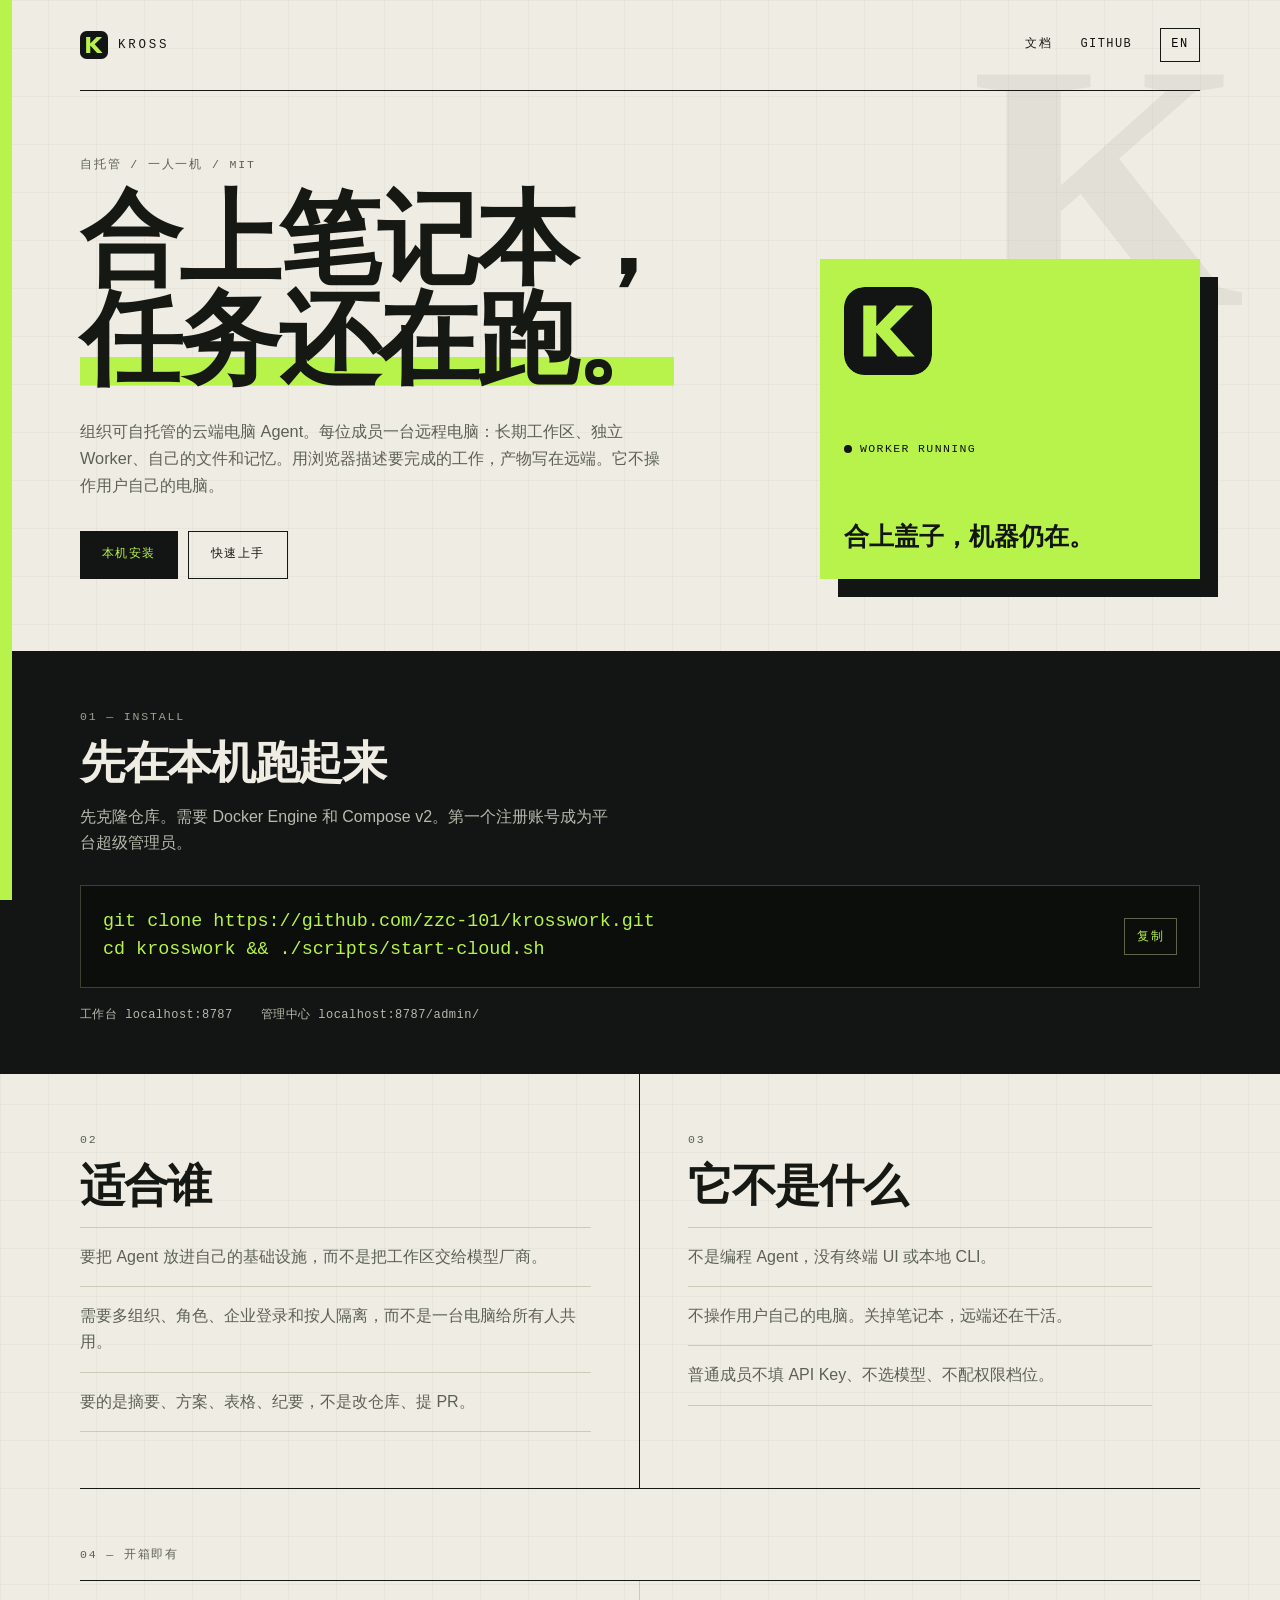
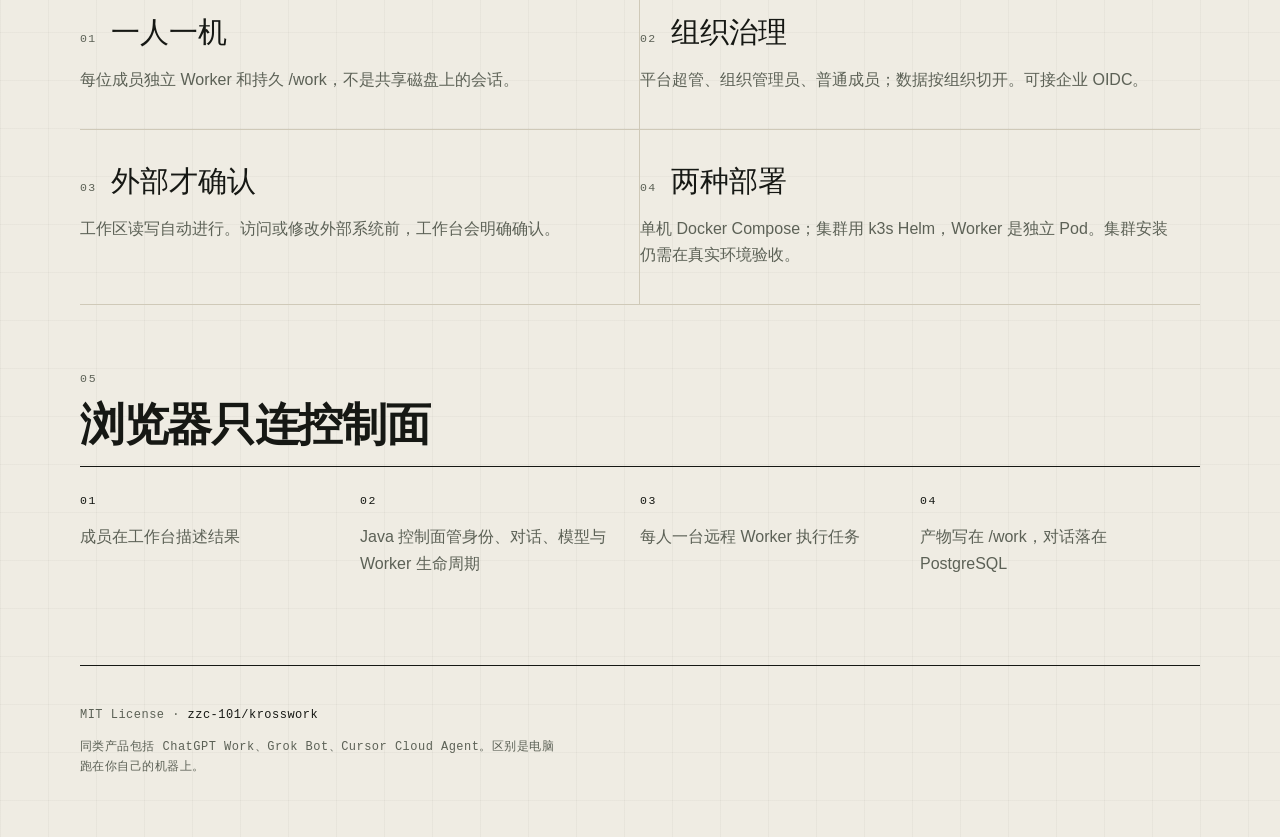
<file: site/index.html>
<!DOCTYPE html>
<html lang="zh-CN">
  <head>
    <meta charset="utf-8" />
    <meta name="viewport" content="width=device-width, initial-scale=1" />
    <title>Kross — 组织可自托管的云端电脑 Agent</title>
    <meta
      name="description"
      content="Kross 给每位成员一台远程电脑：长期工作区、独立 Worker、自己的文件和记忆。合上笔记本，任务还在跑。跑在你自己的 Docker 或 k3s 上。"
    />
    <meta name="theme-color" content="#efece3" />
    <link rel="canonical" href="https://zzc-101.github.io/krosswork/" />
    <link rel="icon" href="./icon.svg" type="image/svg+xml" />
    <link rel="apple-touch-icon" href="./icon-192.png" />
    <meta property="og:type" content="website" />
    <meta property="og:locale" content="zh_CN" />
    <meta property="og:title" content="Kross — 组织可自托管的云端电脑 Agent" />
    <meta
      property="og:description"
      content="每位成员一台远程电脑。整理资料、写出产物。不操作用户自己的电脑。"
    />
    <meta property="og:url" content="https://zzc-101.github.io/krosswork/" />
    <meta property="og:image" content="https://zzc-101.github.io/krosswork/og.png" />
    <meta property="og:image:width" content="1200" />
    <meta property="og:image:height" content="630" />
    <meta name="twitter:card" content="summary_large_image" />
    <meta name="twitter:image" content="https://zzc-101.github.io/krosswork/og.png" />
    <link rel="stylesheet" href="./styles.css" />
    <script type="application/ld+json">
      {
        "@context": "https://schema.org",
        "@type": "SoftwareApplication",
        "name": "Kross",
        "applicationCategory": "BusinessApplication",
        "operatingSystem": "Linux, macOS",
        "license": "https://opensource.org/licenses/MIT",
        "url": "https://zzc-101.github.io/krosswork/",
        "downloadUrl": "https://github.com/zzc-101/krosswork",
        "sameAs": "https://github.com/zzc-101/krosswork",
        "description": "组织可自托管的云端电脑 Agent。每位成员一台远程电脑：长期工作区、独立 Worker、自己的文件和记忆。",
        "offers": { "@type": "Offer", "price": "0", "priceCurrency": "USD" }
      }
    </script>
  </head>
  <body>
    <div class="spine" aria-hidden="true"></div>
    <a class="skip" href="#main">跳到正文</a>

    <header class="nav">
      <a class="brand" href="./">
        <img src="./icon.svg" width="28" height="28" alt="" />
        Kross
      </a>
      <nav>
        <a href="https://github.com/zzc-101/krosswork/blob/main/docs/README.md" data-i18n="docsNav">文档</a>
        <a href="https://github.com/zzc-101/krosswork">GitHub</a>
        <button type="button" class="lang" data-lang-toggle aria-label="切换为英文">EN</button>
      </nav>
    </header>

    <main id="main">
      <section class="hero">
        <div class="hero-copy">
          <p class="kicker"><span data-i18n="eyebrow">自托管 / 一人一机 / MIT</span></p>
          <h1>
            <span data-i18n="heroA">合上笔记本，</span><br />
            <em data-i18n="heroB">任务还在跑。</em>
          </h1>
          <p class="lede" data-i18n="lede">
            组织可自托管的云端电脑 Agent。每位成员一台远程电脑：长期工作区、独立 Worker、自己的文件和记忆。用浏览器描述要完成的工作，产物写在远端。它不操作用户自己的电脑。
          </p>
          <div class="actions">
            <a class="btn btn-solid" href="#install" data-i18n="installCta">本机安装</a>
            <a class="btn btn-line" href="https://github.com/zzc-101/krosswork/blob/main/docs/getting-started.md" data-i18n="start">快速上手</a>
          </div>
        </div>
        <aside class="stamp">
          <img src="./icon.svg" width="88" height="88" alt="" />
          <p class="led"><i></i> Worker running</p>
          <p data-i18n="stamp">合上盖子，机器仍在。</p>
        </aside>
      </section>

      <section class="band" id="install" aria-labelledby="install-title">
        <div class="band-inner">
          <div>
            <p class="kicker light">01 — install</p>
            <h2 id="install-title" data-i18n="installTitle">先在本机跑起来</h2>
            <p data-i18n="installLead">先克隆仓库。需要 Docker Engine 和 Compose v2。第一个注册账号成为平台超级管理员。</p>
          </div>
          <div class="cmd">
            <pre><code>git clone https://github.com/zzc-101/krosswork.git
cd krosswork &amp;&amp; ./scripts/start-cloud.sh</code></pre>
            <button type="button" class="copy" data-copy="git clone https://github.com/zzc-101/krosswork.git
cd krosswork && ./scripts/start-cloud.sh" data-i18n="copy">复制</button>
          </div>
          <p class="ports">
            <span><span data-i18n="workbench">工作台</span> localhost:8787</span>
            <span><span data-i18n="admin">管理中心</span> localhost:8787/admin/</span>
          </p>
        </div>
      </section>

      <section class="pair">
        <article>
          <p class="kicker">02</p>
          <h2 data-i18n="whoTitle">适合谁</h2>
          <ul>
            <li data-i18n="who1">要把 Agent 放进自己的基础设施，而不是把工作区交给模型厂商。</li>
            <li data-i18n="who2">需要多组织、角色、企业登录和按人隔离，而不是一台电脑给所有人共用。</li>
            <li data-i18n="who3">要的是摘要、方案、表格、纪要，不是改仓库、提 PR。</li>
          </ul>
        </article>
        <article>
          <p class="kicker">03</p>
          <h2 data-i18n="notTitle">它不是什么</h2>
          <ul>
            <li data-i18n="not1">不是编程 Agent，没有终端 UI 或本地 CLI。</li>
            <li data-i18n="not2">不操作用户自己的电脑。关掉笔记本，远端还在干活。</li>
            <li data-i18n="not3">普通成员不填 API Key、不选模型、不配权限档位。</li>
          </ul>
        </article>
      </section>

      <section class="spec">
        <p class="kicker">04 — <span data-i18n="incTitle">开箱即有</span></p>
        <dl>
          <div>
            <dt data-i18n="inc1t">一人一机</dt>
            <dd data-i18n="inc1d">每位成员独立 Worker 和持久 /work，不是共享磁盘上的会话。</dd>
          </div>
          <div>
            <dt data-i18n="inc2t">组织治理</dt>
            <dd data-i18n="inc2d">平台超管、组织管理员、普通成员；数据按组织切开。可接企业 OIDC。</dd>
          </div>
          <div>
            <dt data-i18n="inc3t">外部才确认</dt>
            <dd data-i18n="inc3d">工作区读写自动进行。访问或修改外部系统前，工作台会明确确认。</dd>
          </div>
          <div>
            <dt data-i18n="inc4t">两种部署</dt>
            <dd data-i18n="inc4d">单机 Docker Compose；集群用 k3s Helm，Worker 是独立 Pod。集群安装仍需在真实环境验收。</dd>
          </div>
        </dl>
      </section>

      <section class="steps" aria-labelledby="flow-title">
        <p class="kicker">05</p>
        <h2 id="flow-title" data-i18n="flowTitle">浏览器只连控制面</h2>
        <ol>
          <li data-i18n="flow1">成员在工作台描述结果</li>
          <li data-i18n="flow2">Java 控制面管身份、对话、模型与 Worker 生命周期</li>
          <li data-i18n="flow3">每人一台远程 Worker 执行任务</li>
          <li data-i18n="flow4">产物写在 /work，对话落在 PostgreSQL</li>
        </ol>
      </section>
    </main>

    <footer>
      <p>
        <span data-i18n="license">MIT License</span>
        ·
        <a href="https://github.com/zzc-101/krosswork">zzc-101/krosswork</a>
      </p>
      <p class="fine" data-i18n="fine">同类产品包括 ChatGPT Work、Grok Bot、Cursor Cloud Agent。区别是电脑跑在你自己的机器上。</p>
    </footer>

    <script src="./site.js"></script>
  </body>
</html>
</file>
<file: site/styles.css>
:root {
  --paper: #efece3;
  --ink: #161814;
  --mute: #5c6156;
  --line: #cfc9b8;
  --lime: #b7f34a;
  --night: #121513;
  --serif: "Songti SC", "STSong", "Noto Serif SC", "Georgia", "Times New Roman", serif;
  --sans: "PingFang SC", "Hiragino Sans GB", "Noto Sans SC", "Microsoft YaHei", sans-serif;
  --mono: "SF Mono", "Menlo", "IBM Plex Mono", ui-monospace, monospace;
  --pad: clamp(20px, 4vw, 56px);
  --max: 1120px;
}

* { box-sizing: border-box; }

html {
  background: var(--paper);
  color: var(--ink);
  font-family: var(--sans);
  font-size: 16px;
  line-height: 1.65;
  -webkit-font-smoothing: antialiased;
}

body {
  margin: 0;
  min-height: 100vh;
  background-image:
    linear-gradient(90deg, rgba(22, 24, 20, 0.035) 1px, transparent 1px),
    linear-gradient(rgba(22, 24, 20, 0.03) 1px, transparent 1px);
  background-size: 48px 48px;
}

.spine {
  position: fixed;
  inset: 0 auto 0 0;
  width: 12px;
  background: var(--lime);
  z-index: 8;
}

.skip {
  position: absolute;
  left: -999px;
}

.skip:focus {
  left: 28px;
  top: 12px;
  z-index: 20;
  background: var(--night);
  color: var(--lime);
  padding: 8px 12px;
}

a {
  color: inherit;
}

.nav,
footer,
.hero,
.pair,
.spec,
.steps,
.band-inner {
  width: min(var(--max), calc(100% - var(--pad) * 2));
  margin-inline: auto;
}

.nav {
  display: flex;
  align-items: center;
  justify-content: space-between;
  padding: 28px 0;
  border-bottom: 1px solid var(--ink);
}

.brand {
  display: flex;
  align-items: center;
  gap: 10px;
  text-decoration: none;
  font-family: var(--mono);
  font-size: 0.78rem;
  letter-spacing: 0.22em;
  text-transform: uppercase;
}

.nav nav {
  display: flex;
  align-items: center;
  gap: 28px;
  font-family: var(--mono);
  font-size: 0.75rem;
  letter-spacing: 0.12em;
  text-transform: uppercase;
}

.nav nav a {
  text-decoration: none;
}

.nav nav a:hover {
  color: #3d4a12;
}

.nav nav a:focus-visible,
.lang:focus-visible,
.btn:focus-visible,
.copy:focus-visible {
  outline: 2px solid var(--ink);
  outline-offset: 3px;
}

.copy:focus-visible {
  outline-color: var(--lime);
}

.lang {
  margin: 0;
  border: 1px solid var(--ink);
  background: transparent;
  font: inherit;
  letter-spacing: 0.14em;
  padding: 6px 10px;
  cursor: pointer;
}

.hero {
  display: grid;
  grid-template-columns: minmax(0, 1.35fr) minmax(220px, 0.75fr);
  gap: 48px 56px;
  align-items: end;
  padding: 64px 0 72px;
  position: relative;
}

.hero::before {
  content: "K";
  position: absolute;
  right: -4%;
  top: -8%;
  font-family: var(--serif);
  font-size: clamp(12rem, 28vw, 22rem);
  line-height: 0.8;
  color: rgba(22, 24, 20, 0.06);
  pointer-events: none;
  font-weight: 700;
}

.kicker {
  margin: 0 0 16px;
  font-family: var(--mono);
  font-size: 0.72rem;
  letter-spacing: 0.16em;
  text-transform: uppercase;
  color: var(--mute);
}

.kicker.light {
  color: #9aa392;
}

h1,
h2 {
  font-family: var(--serif);
  font-weight: 700;
  letter-spacing: -0.03em;
  line-height: 0.98;
}

h1 {
  margin: 0 0 28px;
  font-size: clamp(3.4rem, 9vw, 6.4rem);
}

h1 em {
  font-style: normal;
  font-weight: 700;
  background: linear-gradient(var(--lime), var(--lime)) 0 88% / 100% 0.28em no-repeat;
}

html[lang="en"] {
  --serif: Georgia, "Times New Roman", serif;
}

html[lang="en"] h1 em {
  font-style: italic;
  font-weight: 600;
}

h2 {
  margin: 0 0 18px;
  font-size: clamp(2rem, 4vw, 2.8rem);
}

.lede {
  margin: 0 0 32px;
  max-width: 36em;
  color: var(--mute);
  font-size: 1.02rem;
}

.actions {
  display: flex;
  flex-wrap: wrap;
  gap: 10px;
}

.btn {
  display: inline-flex;
  align-items: center;
  justify-content: center;
  min-height: 48px;
  padding: 0 22px;
  text-decoration: none;
  font-family: var(--mono);
  font-size: 0.75rem;
  letter-spacing: 0.12em;
  text-transform: uppercase;
}

.btn-solid {
  background: var(--night);
  color: var(--lime);
}

.btn-solid:hover {
  background: #000;
}

.btn-line {
  border: 1px solid var(--ink);
}

.btn-line:hover {
  background: var(--lime);
  border-color: var(--lime);
}

.stamp {
  position: relative;
  z-index: 1;
  background: var(--lime);
  color: var(--night);
  min-height: 320px;
  padding: 28px 24px;
  display: flex;
  flex-direction: column;
  justify-content: space-between;
  box-shadow: 18px 18px 0 var(--night);
}

.stamp img {
  border-radius: 20px;
}

.led {
  display: flex;
  align-items: center;
  gap: 8px;
  margin: 0;
  font-family: var(--mono);
  font-size: 0.72rem;
  letter-spacing: 0.12em;
  text-transform: uppercase;
}

.led i {
  width: 8px;
  height: 8px;
  background: var(--night);
  border-radius: 50%;
  animation: pulse 1.8s ease-out infinite;
}

.stamp p:last-child {
  margin: 0;
  font-family: var(--serif);
  font-size: 1.55rem;
  line-height: 1.15;
  font-weight: 600;
}

.band {
  background: var(--night);
  color: var(--paper);
  width: 100%;
  padding: 56px 0 48px;
  scroll-margin-top: 12px;
}

.band-inner {
  margin-inline: auto;
}

.band h2 {
  color: var(--paper);
}

.band p {
  color: #b7bbae;
  max-width: 34em;
}

.cmd {
  display: flex;
  align-items: center;
  justify-content: space-between;
  gap: 16px;
  margin: 28px 0 18px;
  padding: 22px 22px;
  border: 1px solid #3a4333;
  background: #0c0e0c;
}

.cmd pre {
  margin: 0;
  flex: 1;
  min-width: 0;
  overflow-x: auto;
}

.cmd code {
  display: block;
  font-family: var(--mono);
  font-size: clamp(0.88rem, 2vw, 1.15rem);
  line-height: 1.55;
  white-space: pre;
  color: var(--lime);
}

.copy {
  flex: none;
  border: 1px solid #5c664c;
  background: transparent;
  color: var(--lime);
  font-family: var(--mono);
  font-size: 0.72rem;
  letter-spacing: 0.12em;
  text-transform: uppercase;
  padding: 10px 12px;
  cursor: pointer;
}

.copy:hover,
.copy.is-done {
  background: var(--lime);
  color: var(--night);
  border-color: var(--lime);
}

.copy.is-fail {
  border-color: #c45c4a;
  color: #f0c4bc;
}

.ports {
  display: flex;
  flex-wrap: wrap;
  gap: 8px 28px;
  margin: 0;
  font-family: var(--mono);
  font-size: 0.75rem;
  letter-spacing: 0.04em;
  color: #9aa392;
}

.pair {
  display: grid;
  grid-template-columns: 1fr 1fr;
  gap: 0;
  border-bottom: 1px solid var(--ink);
}

.pair article {
  padding: 56px 48px 56px 0;
}

.pair article:first-child {
  border-right: 1px solid var(--ink);
  padding-right: 48px;
}

.pair article:last-child {
  padding-left: 48px;
}

.pair ul {
  margin: 0;
  padding: 0;
  list-style: none;
}

.pair li {
  padding: 16px 0;
  border-top: 1px solid var(--line);
  color: var(--mute);
}

.pair li:last-child {
  border-bottom: 1px solid var(--line);
}

.spec {
  padding: 56px 0 8px;
}

.spec dl {
  display: grid;
  grid-template-columns: 1fr 1fr;
  margin: 12px 0 0;
  border-top: 1px solid var(--ink);
}

.spec div {
  padding: 28px 32px 36px 0;
  border-bottom: 1px solid var(--line);
  counter-increment: spec;
}

.spec div:nth-child(odd) {
  padding-right: 36px;
  border-right: 1px solid var(--line);
}

.spec dt {
  font-family: var(--serif);
  font-size: 1.8rem;
  margin: 0 0 10px;
  display: flex;
  gap: 14px;
  align-items: baseline;
}

.spec dt::before {
  content: counter(spec, decimal-leading-zero);
  font-family: var(--mono);
  font-size: 0.72rem;
  letter-spacing: 0.12em;
  color: var(--mute);
}

.spec dd {
  margin: 0;
  color: var(--mute);
}

.spec dl {
  counter-reset: spec;
}

.steps {
  padding: 56px 0 80px;
}

.steps ol {
  display: grid;
  grid-template-columns: repeat(4, 1fr);
  gap: 0;
  margin: 8px 0 0;
  padding: 0;
  list-style: none;
  counter-reset: step;
  border-top: 1px solid var(--ink);
}

.steps li {
  counter-increment: step;
  padding: 24px 24px 8px 0;
  color: var(--mute);
}

.steps li::before {
  content: counter(step, decimal-leading-zero);
  display: block;
  margin-bottom: 14px;
  color: var(--ink);
  font-family: var(--mono);
  font-size: 0.72rem;
  letter-spacing: 0.14em;
}

footer {
  padding: 0 0 48px;
  border-top: 1px solid var(--ink);
  padding-top: 28px;
  font-family: var(--mono);
  font-size: 0.75rem;
  letter-spacing: 0.04em;
  color: var(--mute);
}

footer a {
  text-decoration: none;
  color: var(--ink);
}

.fine {
  max-width: 40em;
}

@keyframes pulse {
  50% { opacity: 0.25; }
}

@media (max-width: 860px) {
  .hero,
  .pair,
  .spec dl,
  .steps ol {
    grid-template-columns: 1fr;
  }

  .hero {
    padding-top: 36px;
  }

  .stamp {
    min-height: 220px;
    box-shadow: 10px 10px 0 var(--night);
  }

  .pair article,
  .pair article:first-child,
  .pair article:last-child {
    padding: 36px 0;
    border-right: 0;
  }

  .pair article:first-child {
    border-bottom: 1px solid var(--ink);
  }

  .spec div:nth-child(odd) {
    padding-right: 0;
    border-right: 0;
  }

  .cmd {
    flex-direction: column;
    align-items: flex-start;
  }
}

@media (prefers-reduced-motion: reduce) {
  * { animation: none !important; }
}
</file>
